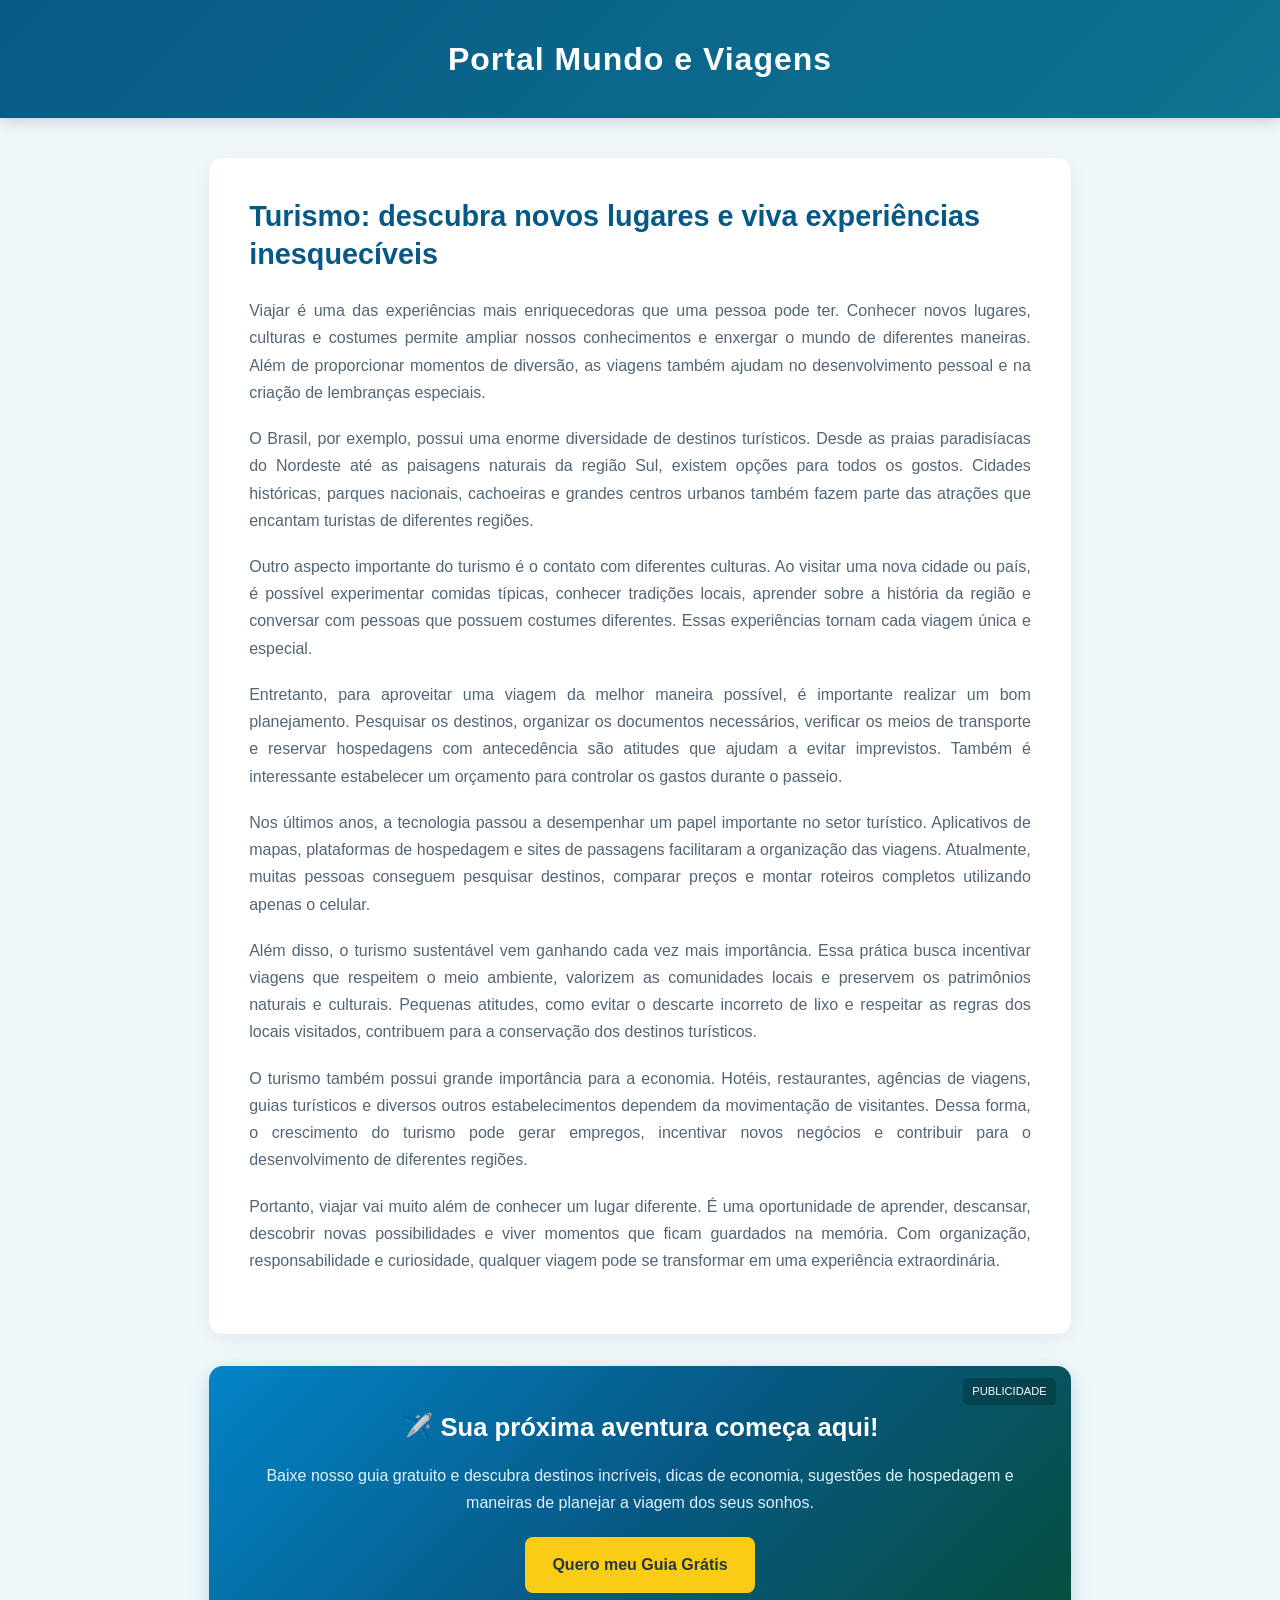
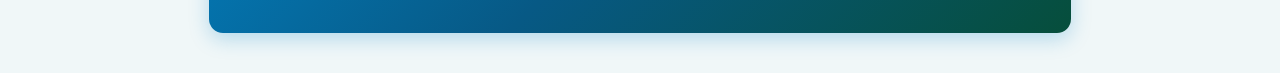
<file: index.html>
<!DOCTYPE html>
<html lang="pt-BR">
<head>
    <meta charset="UTF-8">
    <meta name="viewport" content="width=device-width, initial-scale=1.0">
    <title>Portal Mundo e Viagens</title>
    <link rel="stylesheet" href="style.css">
</head>
<body>
    <header class="portal-header">
        <h1>Portal Mundo e Viagens</h1>
    </header>

    <main class="container">
        <article class="post">
            <h2>Turismo: descubra novos lugares e viva experiências inesquecíveis</h2>

            <p>Viajar é uma das experiências mais enriquecedoras que uma pessoa pode ter. Conhecer novos lugares, culturas e costumes permite ampliar nossos conhecimentos e enxergar o mundo de diferentes maneiras. Além de proporcionar momentos de diversão, as viagens também ajudam no desenvolvimento pessoal e na criação de lembranças especiais.</p>

            <p>O Brasil, por exemplo, possui uma enorme diversidade de destinos turísticos. Desde as praias paradisíacas do Nordeste até as paisagens naturais da região Sul, existem opções para todos os gostos. Cidades históricas, parques nacionais, cachoeiras e grandes centros urbanos também fazem parte das atrações que encantam turistas de diferentes regiões.</p>

            <p>Outro aspecto importante do turismo é o contato com diferentes culturas. Ao visitar uma nova cidade ou país, é possível experimentar comidas típicas, conhecer tradições locais, aprender sobre a história da região e conversar com pessoas que possuem costumes diferentes. Essas experiências tornam cada viagem única e especial.</p>

            <p>Entretanto, para aproveitar uma viagem da melhor maneira possível, é importante realizar um bom planejamento. Pesquisar os destinos, organizar os documentos necessários, verificar os meios de transporte e reservar hospedagens com antecedência são atitudes que ajudam a evitar imprevistos. Também é interessante estabelecer um orçamento para controlar os gastos durante o passeio.</p>

            <p>Nos últimos anos, a tecnologia passou a desempenhar um papel importante no setor turístico. Aplicativos de mapas, plataformas de hospedagem e sites de passagens facilitaram a organização das viagens. Atualmente, muitas pessoas conseguem pesquisar destinos, comparar preços e montar roteiros completos utilizando apenas o celular.</p>

            <p>Além disso, o turismo sustentável vem ganhando cada vez mais importância. Essa prática busca incentivar viagens que respeitem o meio ambiente, valorizem as comunidades locais e preservem os patrimônios naturais e culturais. Pequenas atitudes, como evitar o descarte incorreto de lixo e respeitar as regras dos locais visitados, contribuem para a conservação dos destinos turísticos.</p>

            <p>O turismo também possui grande importância para a economia. Hotéis, restaurantes, agências de viagens, guias turísticos e diversos outros estabelecimentos dependem da movimentação de visitantes. Dessa forma, o crescimento do turismo pode gerar empregos, incentivar novos negócios e contribuir para o desenvolvimento de diferentes regiões.</p>

            <p>Portanto, viajar vai muito além de conhecer um lugar diferente. É uma oportunidade de aprender, descansar, descobrir novas possibilidades e viver momentos que ficam guardados na memória. Com organização, responsabilidade e curiosidade, qualquer viagem pode se transformar em uma experiência extraordinária.</p>
        </article>

        <!-- ESPAÇO DO ANÚNCIO (BANNER) -->
        <aside class="ad-banner">
            <span class="ad-tag">Publicidade</span>
            <div class="ad-content">
                <h3>✈️ Sua próxima aventura começa aqui!</h3>
                <p>Baixe nosso guia gratuito e descubra destinos incríveis, dicas de economia, sugestões de hospedagem e maneiras de planejar a viagem dos seus sonhos.</p>

                <!-- Link com parâmetro de rastreamento -->
                <a href="landing.html?origem=banner_viagens" class="btn-ad">Quero meu Guia Grátis</a>
            </div>
        </aside>
    </main>
</body>
</html>
</file>
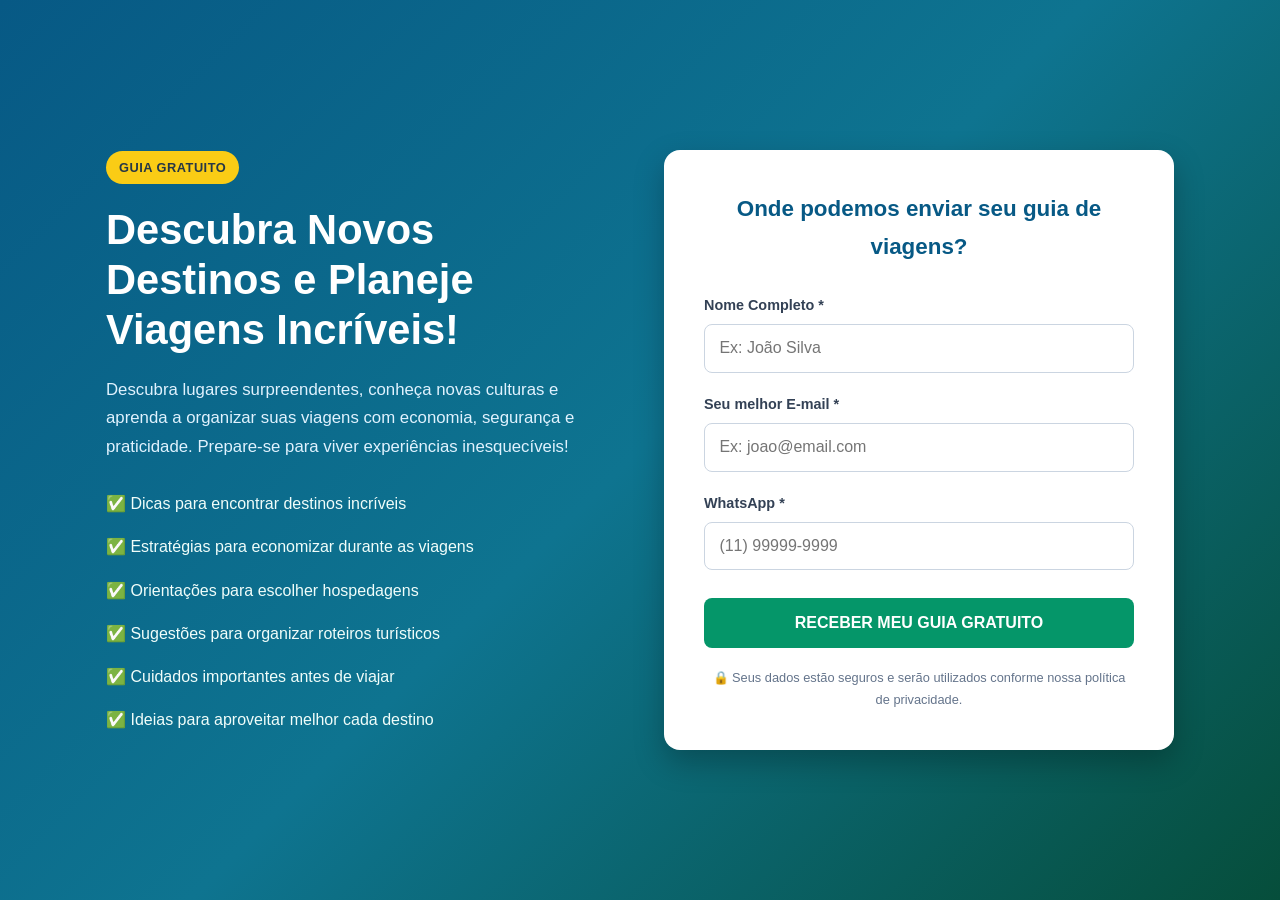
<file: landing.html>
<!DOCTYPE html>
<html lang="pt-BR">
<head>
    <meta charset="UTF-8">
    <meta name="viewport" content="width=device-width, initial-scale=1.0">
    <title>Guia Gratuito: Descubra o Mundo</title>
    <link rel="stylesheet" href="style.css">
</head>
<body class="lp-body">
    <main class="lp-container">
        <section class="lp-hero">
            <span class="badge">GUIA GRATUITO</span>

            <h1>Descubra Novos Destinos e Planeje Viagens Incríveis!</h1>

            <p class="subtitle">
                Descubra lugares surpreendentes, conheça novas culturas e aprenda
                a organizar suas viagens com economia, segurança e praticidade.
                Prepare-se para viver experiências inesquecíveis!
            </p>
            
            <ul class="benefits">
                <li>✅ Dicas para encontrar destinos incríveis</li>
                <li>✅ Estratégias para economizar durante as viagens</li>
                <li>✅ Orientações para escolher hospedagens</li>
                <li>✅ Sugestões para organizar roteiros turísticos</li>
                <li>✅ Cuidados importantes antes de viajar</li>
                <li>✅ Ideias para aproveitar melhor cada destino</li>
            </ul>
        </section>

        <section class="lp-form-box">
            <h2>Onde podemos enviar seu guia de viagens?</h2>

            <form id="leadForm" novalidate>
                <div class="input-group">
                    <label for="nome">Nome Completo *</label>
                    <input type="text" id="nome" placeholder="Ex: João Silva" required>
                    <small class="error-msg" id="erroNome"></small>
                </div>

                <div class="input-group">
                    <label for="email">Seu melhor E-mail *</label>
                    <input type="email" id="email" placeholder="Ex: joao@email.com" required>
                    <small class="error-msg" id="erroEmail"></small>
                </div>

                <div class="input-group">
                    <label for="whatsapp">WhatsApp *</label>
                    <input type="tel" id="whatsapp" placeholder="(11) 99999-9999" maxlength="15" required>
                    <small class="error-msg" id="erroWhats"></small>
                </div>

                <!-- Campo oculto para guardar de qual anúncio o lead veio -->
                <input type="hidden" id="origemLead" name="origem">

                <button type="submit" class="btn-submit">RECEBER MEU GUIA GRATUITO</button>

                <p class="privacy-note">🔒 Seus dados estão seguros e serão utilizados conforme nossa política de privacidade.</p>
            </form>

            <!-- Mensagem de Sucesso (Oculta inicialmente) -->
            <div id="successBox" class="success-box hidden">
                <h3>🎉 Parabéns, <span id="userNameSuccess"></span>!</h3>

                <p>
                    Seu cadastro foi realizado com sucesso!
                    Agora você está mais perto de planejar sua próxima aventura.
                    Prepare-se para descobrir novos destinos e viver experiências incríveis!
                </p>

                <a href="index.html" class="btn-back">Voltar ao Portal</a>
            </div>
        </section>
    </main>

    <script src="script.js"></script>
</body>
</html>
</file>
<file: style.css>
/* =====================================
   CONFIGURAÇÕES GERAIS
===================================== */

* {
    box-sizing: border-box;
    margin: 0;
    padding: 0;
    font-family: 'Segoe UI', Tahoma, Geneva, Verdana, sans-serif;
}

body {
    background-color: #f0f7f8;
    color: #263746;
    line-height: 1.7;
}

/* =====================================
   CABEÇALHO DO PORTAL
===================================== */

.portal-header {
    background: linear-gradient(135deg, #075985, #0e7490);
    color: #fff;
    padding: 2rem;
    text-align: center;
    box-shadow: 0 4px 15px rgba(0, 0, 0, 0.15);
}

.portal-header h1 {
    font-size: 2rem;
    letter-spacing: 1px;
}

/* =====================================
   CONTEÚDO PRINCIPAL
===================================== */

.container {
    max-width: 900px;
    margin: 2.5rem auto;
    padding: 0 1.2rem;
}

.post {
    background: #fff;
    padding: 2.5rem;
    border-radius: 14px;
    box-shadow: 0 5px 20px rgba(0, 0, 0, 0.06);
    margin-bottom: 2rem;
}

.post h2 {
    margin-bottom: 1.5rem;
    color: #075985;
    font-size: 1.8rem;
    line-height: 1.3;
}

.post p {
    margin-bottom: 1.2rem;
    text-align: justify;
    color: #526575;
    font-size: 1rem;
}

/* =====================================
   BANNER DE PUBLICIDADE
===================================== */

.ad-banner {
    background: linear-gradient(135deg, #0284c7, #075985, #064e3b);
    color: #fff;
    padding: 2.5rem;
    border-radius: 14px;
    position: relative;
    text-align: center;
    box-shadow: 0 6px 20px rgba(2, 132, 199, 0.25);
}

.ad-banner h3 {
    font-size: 1.6rem;
    margin-bottom: 0.8rem;
}

.ad-banner p {
    font-size: 1rem;
    color: #e0f2fe;
}

.ad-tag {
    position: absolute;
    top: 12px;
    right: 15px;
    font-size: 0.7rem;
    text-transform: uppercase;
    background: rgba(0, 0, 0, 0.2);
    padding: 4px 9px;
    border-radius: 5px;
}

.btn-ad {
    display: inline-block;
    margin-top: 1.3rem;
    background: #facc15;
    color: #263746;
    font-weight: bold;
    padding: 0.9rem 1.7rem;
    border-radius: 8px;
    text-decoration: none;
    transition: 0.3s;
}

.btn-ad:hover {
    transform: translateY(-3px);
    background: #fde047;
}

/* =====================================
   LANDING PAGE
===================================== */

.lp-body {
    background: linear-gradient(135deg, #075985, #0e7490, #064e3b);
    color: #fff;
    min-height: 100vh;
    display: flex;
    align-items: center;
    padding: 1rem;
}

.lp-container {
    max-width: 1100px;
    width: 100%;
    margin: 2rem auto;
    padding: 1rem;
    display: grid;
    grid-template-columns: 1fr 1fr;
    gap: 3rem;
    align-items: center;
}

/* =====================================
   APRESENTAÇÃO DO GUIA
===================================== */

.badge {
    display: inline-block;
    background: #facc15;
    color: #263746;
    font-weight: bold;
    padding: 6px 13px;
    border-radius: 20px;
    font-size: 0.8rem;
    letter-spacing: 0.5px;
}

.lp-hero h1 {
    font-size: 2.6rem;
    margin: 1.3rem 0;
    line-height: 1.2;
}

.subtitle {
    color: #e0f2fe;
    margin-bottom: 1.8rem;
    font-size: 1.05rem;
}

.benefits {
    list-style: none;
}

.benefits li {
    margin-bottom: 1rem;
    font-size: 1rem;
    color: #f0fdfa;
}

/* =====================================
   FORMULÁRIO DE CADASTRO
===================================== */

.lp-form-box {
    background: #fff;
    color: #263746;
    padding: 2.5rem;
    border-radius: 16px;
    box-shadow: 0 12px 30px rgba(0, 0, 0, 0.25);
}

.lp-form-box h2 {
    margin-bottom: 1.7rem;
    font-size: 1.4rem;
    text-align: center;
    color: #075985;
}

.input-group {
    margin-bottom: 1.2rem;
}

.input-group label {
    display: block;
    font-weight: 600;
    margin-bottom: 0.4rem;
    font-size: 0.9rem;
    color: #334155;
}

.input-group input {
    width: 100%;
    padding: 0.9rem;
    border: 1px solid #cbd5e1;
    border-radius: 8px;
    font-size: 1rem;
    transition: 0.2s;
}

.input-group input:focus {
    outline: none;
    border-color: #0284c7;
    box-shadow: 0 0 0 3px rgba(2, 132, 199, 0.12);
}

.error-msg {
    color: #dc2626;
    font-size: 0.8rem;
    display: block;
    margin-top: 5px;
}

/* =====================================
   BOTÃO DE CADASTRO
===================================== */

.btn-submit {
    width: 100%;
    padding: 1rem;
    background: #059669;
    color: #fff;
    border: none;
    border-radius: 8px;
    font-size: 1rem;
    font-weight: bold;
    cursor: pointer;
    margin-top: 0.5rem;
    transition: 0.3s;
}

.btn-submit:hover {
    background: #047857;
    transform: translateY(-2px);
}

/* =====================================
   PRIVACIDADE E MENSAGEM DE SUCESSO
===================================== */

.privacy-note {
    text-align: center;
    font-size: 0.8rem;
    color: #64748b;
    margin-top: 1.2rem;
}

.hidden {
    display: none;
}

.success-box {
    text-align: center;
    padding: 1rem;
}

.success-box h3 {
    color: #059669;
    margin-bottom: 0.8rem;
    font-size: 1.4rem;
}

.success-box p {
    color: #526575;
}

.btn-back {
    display: inline-block;
    margin-top: 1.5rem;
    color: #0284c7;
    text-decoration: none;
    font-weight: bold;
    transition: 0.2s;
}

.btn-back:hover {
    color: #075985;
    text-decoration: underline;
}

/* =====================================
   RESPONSIVIDADE
===================================== */

@media (max-width: 768px) {

    .lp-container {
        grid-template-columns: 1fr;
        gap: 2rem;
    }

    .lp-hero h1 {
        font-size: 2rem;
    }

    .lp-form-box {
        padding: 1.8rem;
    }

    .post {
        padding: 1.5rem;
    }

    .post h2 {
        font-size: 1.5rem;
    }

    .portal-header h1 {
        font-size: 1.6rem;
    }
}

@media (max-width: 400px) {

    .lp-hero h1 {
        font-size: 1.7rem;
    }

    .ad-banner {
        padding: 2rem 1rem;
    }
}
</file>
